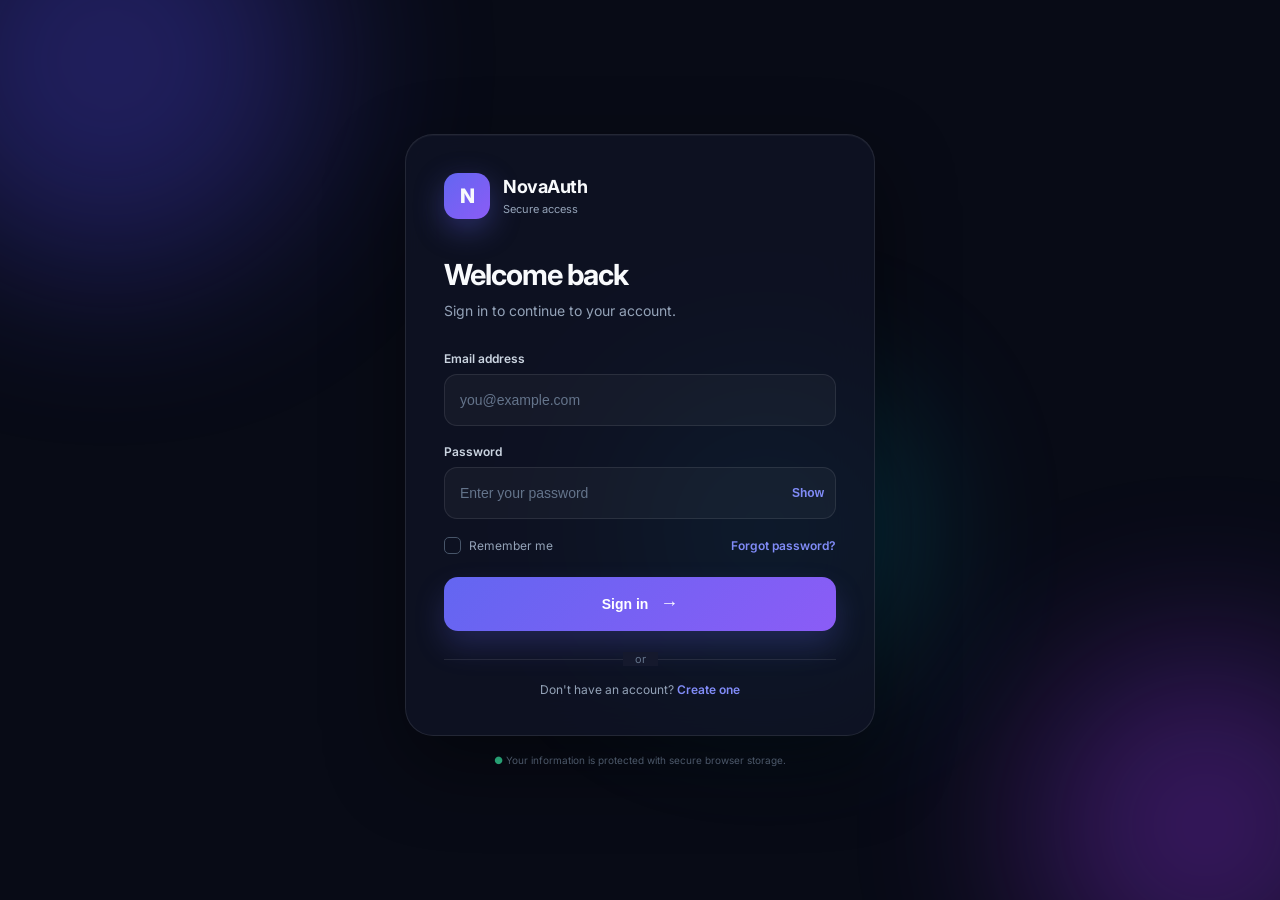
<file: public/index.html>
<!DOCTYPE html>
<html lang="en">
<head>
    <meta charset="UTF-8">
    <meta name="viewport" content="width=device-width, initial-scale=1.0">

    <title>NovaAuth — Authentication</title>

    <link rel="preconnect" href="https://fonts.googleapis.com">
    <link rel="preconnect" href="https://fonts.gstatic.com" crossorigin>
    <link href="https://fonts.googleapis.com/css2?family=Inter:wght@400;500;600;700;800&display=swap" rel="stylesheet">

    <link rel="stylesheet" href="css/style.css">
</head>

<body>

    <div class="background">
        <div class="orb orb-1"></div>
        <div class="orb orb-2"></div>
        <div class="orb orb-3"></div>
    </div>

    <main class="auth-wrapper">

        <section class="auth-card">

            <div class="brand">
                <div class="brand-icon">N</div>

                <div>
                    <h1>NovaAuth</h1>
                    <span>Secure access</span>
                </div>
            </div>

            <!-- LOGIN -->
            <div class="auth-panel active" id="loginPanel">

                <div class="heading">
                    <h2>Welcome back</h2>
                    <p>Sign in to continue to your account.</p>
                </div>

                <form id="loginForm">

                    <div class="input-group">
                        <label for="loginEmail">Email address</label>

                        <input
                            type="email"
                            id="loginEmail"
                            placeholder="you@example.com"
                            required
                        >
                    </div>

                    <div class="input-group">
                        <label for="loginPassword">Password</label>

                        <div class="password-wrapper">
                            <input
                                type="password"
                                id="loginPassword"
                                placeholder="Enter your password"
                                required
                            >

                            <button type="button" class="password-toggle" data-target="loginPassword">
                                Show
                            </button>
                        </div>
                    </div>

                    <div class="form-options">

                        <label class="remember">
                            <input type="checkbox" id="rememberMe">
                            <span></span>
                            Remember me
                        </label>

                        <button type="button" class="link-button" data-panel="forgot">
                            Forgot password?
                        </button>

                    </div>

                    <button class="primary-button" type="submit">
                        <span>Sign in</span>
                        <span class="button-arrow">→</span>
                    </button>

                </form>

                <div class="divider">
                    <span>or</span>
                </div>

                <p class="switch-text">
                    Don't have an account?
                    <button class="link-button" data-panel="register">
                        Create one
                    </button>
                </p>

            </div>


            <!-- REGISTER -->
            <div class="auth-panel" id="registerPanel">

                <div class="heading">
                    <h2>Create account</h2>
                    <p>Join NovaAuth and get started today.</p>
                </div>

                <form id="registerForm">

                    <div class="input-group">
                        <label for="registerName">Full name</label>

                        <input
                            type="text"
                            id="registerName"
                            placeholder="John Doe"
                            required
                        >
                    </div>

                    <div class="input-group">
                        <label for="registerEmail">Email address</label>

                        <input
                            type="email"
                            id="registerEmail"
                            placeholder="you@example.com"
                            required
                        >
                    </div>

                    <div class="input-group">
                        <label for="registerPassword">Password</label>

                        <div class="password-wrapper">
                            <input
                                type="password"
                                id="registerPassword"
                                placeholder="Create a password"
                                minlength="6"
                                required
                            >

                            <button type="button" class="password-toggle" data-target="registerPassword">
                                Show
                            </button>
                        </div>
                    </div>

                    <div class="input-group">
                        <label for="confirmPassword">Confirm password</label>

                        <div class="password-wrapper">
                            <input
                                type="password"
                                id="confirmPassword"
                                placeholder="Repeat your password"
                                required
                            >

                            <button type="button" class="password-toggle" data-target="confirmPassword">
                                Show
                            </button>
                        </div>
                    </div>

                    <button class="primary-button" type="submit">
                        <span>Create account</span>
                        <span class="button-arrow">→</span>
                    </button>

                </form>

                <p class="switch-text">
                    Already have an account?
                    <button class="link-button" data-panel="login">
                        Sign in
                    </button>
                </p>

            </div>


            <!-- FORGOT PASSWORD -->
            <div class="auth-panel" id="forgotPanel">

                <button class="back-button" data-panel="login">
                    ← Back to sign in
                </button>

                <div class="heading">
                    <h2>Forgot password?</h2>
                    <p>
                        Enter your email and we'll help you reset your password.
                    </p>
                </div>

                <form id="forgotForm">

                    <div class="input-group">
                        <label for="forgotEmail">Email address</label>

                        <input
                            type="email"
                            id="forgotEmail"
                            placeholder="you@example.com"
                            required
                        >
                    </div>

                    <button class="primary-button" type="submit">
                        <span>Send reset link</span>
                        <span class="button-arrow">→</span>
                    </button>

                </form>

            </div>


            <!-- SUCCESS SCREEN -->
            <div class="success-panel" id="successPanel">

                <div class="success-icon">
                    ✓
                </div>

                <h2>Logged In!</h2>

                <p id="successMessage">
                    Your account was log in successfully.
                </p>

                <button class="primary-button" id="successButton">
                    Continue
                    <span class="button-arrow">→</span>
                </button>

            </div>

        </section>

        <p class="security-note">
            <span>●</span>
            Your information is protected with secure browser storage.
        </p>

    </main>

    <div class="toast" id="toast"></div>

    <script src="js/script.js"></script>

</body>
</html>
</file>
<file: public/css/style.css>
:root {
    --primary: #6366f1;
    --primary-dark: #4f46e5;
    --secondary: #8b5cf6;

    --background: #080b16;
    --card: rgba(16, 20, 38, 0.78);

    --text: #f8fafc;
    --muted: #94a3b8;

    --border: rgba(255, 255, 255, 0.09);

    --danger: #fb7185;
    --success: #34d399;
}

* {
    margin: 0;
    padding: 0;
    box-sizing: border-box;
}

html {
    font-family: "Inter", sans-serif;
}

body {
    min-height: 100vh;
    background: var(--background);
    color: var(--text);
    overflow-x: hidden;
}


/* =========================
   BACKGROUND
========================= */

.background {
    position: fixed;
    inset: 0;
    overflow: hidden;
    pointer-events: none;
}

.orb {
    position: absolute;
    border-radius: 50%;
    filter: blur(90px);
    opacity: 0.35;
    animation: floatOrb 12s ease-in-out infinite alternate;
}

.orb-1 {
    width: 420px;
    height: 420px;
    background: #4f46e5;
    top: -150px;
    left: -100px;
}

.orb-2 {
    width: 350px;
    height: 350px;
    background: #9333ea;
    right: -100px;
    bottom: -100px;
    animation-delay: -4s;
}

.orb-3 {
    width: 250px;
    height: 250px;
    background: #06b6d4;
    top: 45%;
    left: 50%;
    animation-delay: -8s;
}

@keyframes floatOrb {
    from {
        transform: translate(0, 0) scale(1);
    }

    to {
        transform: translate(60px, -40px) scale(1.15);
    }
}


/* =========================
   LAYOUT
========================= */

.auth-wrapper {
    min-height: 100vh;
    display: flex;
    flex-direction: column;
    justify-content: center;
    align-items: center;

    padding: 30px 20px;

    position: relative;
    z-index: 2;
}

.auth-card {
    width: 100%;
    max-width: 470px;

    padding: 38px;

    background: var(--card);
    border: 1px solid var(--border);

    border-radius: 28px;

    backdrop-filter: blur(25px);
    -webkit-backdrop-filter: blur(25px);

    box-shadow:
        0 30px 80px rgba(0, 0, 0, 0.45),
        inset 0 1px 0 rgba(255, 255, 255, 0.04);

    animation: cardEntrance 0.8s cubic-bezier(.2,.8,.2,1);
}

@keyframes cardEntrance {
    from {
        opacity: 0;
        transform: translateY(35px) scale(.97);
    }

    to {
        opacity: 1;
        transform: translateY(0) scale(1);
    }
}


/* =========================
   BRAND
========================= */

.brand {
    display: flex;
    align-items: center;
    gap: 13px;
    margin-bottom: 38px;
}

.brand-icon {
    width: 46px;
    height: 46px;

    display: grid;
    place-items: center;

    border-radius: 14px;

    font-size: 20px;
    font-weight: 800;

    background:
        linear-gradient(
            135deg,
            var(--primary),
            var(--secondary)
        );

    box-shadow:
        0 10px 30px rgba(99, 102, 241, .35);
}

.brand h1 {
    font-size: 18px;
    letter-spacing: -.5px;
}

.brand span {
    color: var(--muted);
    font-size: 11px;
}


/* =========================
   HEADINGS
========================= */

.heading {
    margin-bottom: 28px;
}

.heading h2 {
    font-size: 29px;
    letter-spacing: -1px;
    margin-bottom: 8px;
}

.heading p {
    color: var(--muted);
    font-size: 14px;
    line-height: 1.6;
}


/* =========================
   PANELS
========================= */

.auth-panel,
.success-panel {
    display: none;
}

.auth-panel.active,
.success-panel.active {
    display: block;
}

.auth-panel.active {
    animation: panelEnter .55s cubic-bezier(.2,.8,.2,1);
}

@keyframes panelEnter {
    from {
        opacity: 0;
        transform: translateX(25px);
    }

    to {
        opacity: 1;
        transform: translateX(0);
    }
}


/* Random transition classes */

.transition-left {
    animation: fromLeft .55s cubic-bezier(.2,.8,.2,1);
}

.transition-right {
    animation: fromRight .55s cubic-bezier(.2,.8,.2,1);
}

.transition-up {
    animation: fromUp .55s cubic-bezier(.2,.8,.2,1);
}

.transition-down {
    animation: fromDown .55s cubic-bezier(.2,.8,.2,1);
}

@keyframes fromLeft {
    from {
        opacity: 0;
        transform: translateX(-45px);
    }

    to {
        opacity: 1;
        transform: translateX(0);
    }
}

@keyframes fromRight {
    from {
        opacity: 0;
        transform: translateX(45px);
    }

    to {
        opacity: 1;
        transform: translateX(0);
    }
}

@keyframes fromUp {
    from {
        opacity: 0;
        transform: translateY(-35px);
    }

    to {
        opacity: 1;
        transform: translateY(0);
    }
}

@keyframes fromDown {
    from {
        opacity: 0;
        transform: translateY(35px);
    }

    to {
        opacity: 1;
        transform: translateY(0);
    }
}


/* =========================
   FORM
========================= */

.input-group {
    margin-bottom: 18px;
}

.input-group label {
    display: block;

    font-size: 12px;
    font-weight: 600;

    margin-bottom: 8px;

    color: #cbd5e1;
}

.input-group input {
    width: 100%;

    height: 52px;

    border-radius: 13px;

    border: 1px solid var(--border);

    background: rgba(255, 255, 255, 0.035);

    color: white;

    padding: 0 15px;

    outline: none;

    font-size: 14px;

    transition:
        border-color .25s ease,
        background .25s ease,
        box-shadow .25s ease;
}

.input-group input::placeholder {
    color: #64748b;
}

.input-group input:focus {
    border-color: rgba(99, 102, 241, .8);

    background: rgba(99, 102, 241, .05);

    box-shadow:
        0 0 0 4px rgba(99, 102, 241, .10);
}


/* =========================
   PASSWORD
========================= */

.password-wrapper {
    position: relative;
}

.password-wrapper input {
    padding-right: 70px;
}

.password-toggle {
    position: absolute;

    right: 12px;
    top: 50%;

    transform: translateY(-50%);

    border: none;
    background: transparent;

    color: #818cf8;

    cursor: pointer;

    font-size: 12px;
    font-weight: 600;
}


/* =========================
   OPTIONS
========================= */

.form-options {
    display: flex;
    align-items: center;
    justify-content: space-between;

    margin: 8px 0 23px;
}

.remember {
    display: flex;
    align-items: center;

    gap: 8px;

    color: var(--muted);

    font-size: 12px;

    cursor: pointer;
}

.remember input {
    display: none;
}

.remember span {
    width: 17px;
    height: 17px;

    border-radius: 5px;

    border: 1px solid #475569;

    transition: .2s;
}

.remember input:checked + span {
    background: var(--primary);
    border-color: var(--primary);

    box-shadow: 0 0 12px rgba(99,102,241,.35);
}

.remember input:checked + span::after {
    content: "✓";

    display: block;

    text-align: center;

    color: white;

    font-size: 11px;

    line-height: 15px;
}


/* =========================
   BUTTONS
========================= */

.primary-button {
    width: 100%;

    height: 54px;

    border: none;
    border-radius: 14px;

    background:
        linear-gradient(
            135deg,
            var(--primary),
            var(--secondary)
        );

    color: white;

    font-size: 14px;
    font-weight: 700;

    cursor: pointer;

    display: flex;
    align-items: center;
    justify-content: center;

    gap: 12px;

    box-shadow:
        0 15px 30px rgba(99, 102, 241, .22);

    transition:
        transform .25s ease,
        box-shadow .25s ease,
        filter .25s ease;
}

.primary-button:hover {
    transform: translateY(-2px);

    box-shadow:
        0 18px 38px rgba(99, 102, 241, .35);

    filter: brightness(1.08);
}

.primary-button:active {
    transform: translateY(0);
}

.button-arrow {
    font-size: 18px;

    transition: transform .25s ease;
}

.primary-button:hover .button-arrow {
    transform: translateX(4px);
}

.link-button {
    border: none;
    background: transparent;

    color: #818cf8;

    font: inherit;

    font-size: 12px;
    font-weight: 600;

    cursor: pointer;

    transition: color .2s ease;
}

.link-button:hover {
    color: #a5b4fc;
    text-decoration: underline;
}

.back-button {
    border: none;
    background: transparent;

    color: var(--muted);

    cursor: pointer;

    font-size: 12px;

    margin-bottom: 25px;

    transition: color .2s;
}

.back-button:hover {
    color: white;
}


/* =========================
   DIVIDER
========================= */

.divider {
    height: 1px;

    background: var(--border);

    margin: 28px 0 22px;

    position: relative;

    display: flex;
    justify-content: center;
}

.divider span {
    position: absolute;

    top: 50%;

    transform: translateY(-50%);

    background: #15192d;

    color: #64748b;

    padding: 0 12px;

    font-size: 11px;
}

.switch-text {
    text-align: center;

    color: var(--muted);

    font-size: 12px;
}


/* =========================
   SUCCESS
========================= */

.success-panel {
    text-align: center;
}

.success-panel.active {
    animation: successEnter .7s cubic-bezier(.2,.8,.2,1);
}

@keyframes successEnter {
    from {
        opacity: 0;
        transform: scale(.85) translateY(20px);
    }

    to {
        opacity: 1;
        transform: scale(1) translateY(0);
    }
}

.success-icon {
    width: 72px;
    height: 72px;

    display: grid;
    place-items: center;

    margin: 0 auto 22px;

    border-radius: 50%;

    background: rgba(52, 211, 153, .1);

    border: 1px solid rgba(52, 211, 153, .3);

    color: var(--success);

    font-size: 30px;

    box-shadow:
        0 0 40px rgba(52, 211, 153, .15);
}

.success-panel h2 {
    font-size: 27px;
    margin-bottom: 9px;
}

.success-panel p {
    color: var(--muted);

    font-size: 13px;

    line-height: 1.6;

    margin-bottom: 25px;
}


/* =========================
   SECURITY NOTE
========================= */

.security-note {
    color: #64748b;

    font-size: 10px;

    margin-top: 18px;

    text-align: center;
}

.security-note span {
    color: #34d399;
}


/* =========================
   TOAST
========================= */

.toast {
    position: fixed;

    top: 25px;
    right: 25px;

    max-width: 330px;

    padding: 14px 18px;

    border-radius: 12px;

    background: rgba(15, 23, 42, .95);

    border: 1px solid var(--border);

    box-shadow: 0 15px 40px rgba(0,0,0,.3);

    color: white;

    font-size: 12px;

    z-index: 100;

    opacity: 0;
    transform: translateY(-20px);

    pointer-events: none;

    transition: .35s ease;
}

.toast.show {
    opacity: 1;
    transform: translateY(0);
}

.toast.error {
    border-color: rgba(251, 113, 133, .4);
}

.toast.success {
    border-color: rgba(52, 211, 153, .4);
}


/* =========================
   RESPONSIVE
========================= */

@media (max-width: 520px) {

    .auth-wrapper {
        padding: 20px 14px;
    }

    .auth-card {
        padding: 28px 22px;

        border-radius: 22px;
    }

    .brand {
        margin-bottom: 30px;
    }

    .heading h2 {
        font-size: 25px;
    }

    .orb {
        filter: blur(70px);
    }

    .toast {
        left: 15px;
        right: 15px;
        top: 15px;
        max-width: none;
    }
}
</file>
<file: public/css/dashboard.css>
:root {
--background: #070a13;
--card: rgba(17, 23, 40, .72);

--primary: #6366f1;
--purple: #8b5cf6;
--blue: #06b6d4;
--green: #34d399;
--pink: #ec4899;

--text: #f8fafc;
--muted: #94a3b8;

--border: rgba(255,255,255,.08);


}

/* Active Navigation Item Style */


* {
margin: 0;
padding: 0;
box-sizing: border-box;
}

html {
scroll-behavior: smooth;
}

body {
min-height: 100vh;

font-family: "Inter", sans-serif;

color: var(--text);
background: var(--background);

overflow-x: hidden;

}

.main {
     min-height: 100vh;
     overflow: visible;
 }

 /* Hide scrollbar but keep scrolling */
 body,
 .main,
 .sidebar {
     scrollbar-width: none;
     -ms-overflow-style: none;
 }

 body::-webkit-scrollbar,
 .main::-webkit-scrollbar,
 .sidebar::-webkit-scrollbar {
     display: none;
     width: 0;
     height: 0;
 }

 /* Sidebar can scroll with mouse wheel/touch */
 .sidebar {
     overflow-y: auto;
     overflow-x: hidden;
 }

 /* Keep logo/navigation comfortable */
 .sidebar nav {
     padding-bottom: 90px;
 }

 /* Mobile sidebar scrolling */
 @media (max-width: 850px) {

     .sidebar {
         height: 100vh;
         max-height: 100vh;
         overflow-y: auto;
         -webkit-overflow-scrolling: touch;
     }

     .main {
         min-height: 100vh;
         overflow: visible;
     }

 }
/* ========================================
BACKGROUND
======================================== */

.background {
position: fixed;
inset: 0;

pointer-events: none;
overflow: hidden;

z-index: 0;

}

.orb {
position: absolute;

border-radius: 50%;

filter: blur(100px);
opacity: .18;

animation:
    float 12s ease-in-out infinite alternate;

}

.orb-one {
width: 500px;
height: 500px;

background: #4f46e5;

top: -200px;
right: -100px;

}

.orb-two {
width: 400px;
height: 400px;

background: #7c3aed;

bottom: -200px;
left: 250px;

animation-delay: -5s;

}

@keyframes float {

from {
    transform: translate(0, 0);
}

to {
    transform: translate(-50px, 40px);
}

}

/* ========================================
HAMBURGER
======================================== */

.menu-button {
position: fixed;

top: 22px;
left: 22px;

width: 48px;
height: 48px;

display: flex;

flex-direction: column;
justify-content: center;
align-items: center;

gap: 5px;

border: 1px solid rgba(255,255,255,.10);

border-radius: 14px;

background:
    rgba(12,17,32,.80);

backdrop-filter: blur(18px);

box-shadow:
    0 10px 30px rgba(0,0,0,.25);

cursor: pointer;

z-index: 1000;

transition:
    background .3s ease,
    border-color .3s ease,
    transform .3s ease;

}

.menu-button span {
width: 22px;
height: 2px;

border-radius: 10px;

background: white;

transition:
    transform .35s ease,
    opacity .25s ease,
    width .35s ease;

}

.menu-button:hover {
transform: translateY(-2px);

background:
    rgba(99,102,241,.18);

border-color:
    rgba(129,140,248,.4);

}

.menu-button.active span:nth-child(1) {
transform:
translateY(7px)
rotate(45deg);
}

.menu-button.active span:nth-child(2) {
opacity: 0;
width: 0;
}

.menu-button.active span:nth-child(3) {
transform:
translateY(-7px)
rotate(-45deg);
}

/* ========================================
OVERLAY
======================================== */

.menu-overlay {
position: fixed;

inset: 0;

background:
    rgba(0,0,0,.45);

backdrop-filter: blur(2px);

z-index: 800;

opacity: 0;
visibility: hidden;

transition:
    opacity .35s ease,
    visibility .35s ease;

}

.menu-overlay.active {
opacity: 1;
visibility: visible;
}

/* ========================================
SIDEBAR
======================================== */

.sidebar {
position: fixed;

top: 0;
left: 0;

width: 270px;
height: 100vh;

padding: 90px 18px 80px;

background:
    linear-gradient(
        180deg,
        rgba(10,15,30,.98),
        rgba(7,10,20,.99)
    );

border-right:
    1px solid rgba(255,255,255,.08);

backdrop-filter: blur(25px);

box-shadow:
    20px 0 60px rgba(0,0,0,.25);

z-index: 900;

transform: translateX(-100%);

opacity: 0;

visibility: hidden;

transition:
    transform .45s cubic-bezier(.16,1,.3,1),
    opacity .35s ease,
    visibility .45s;

}

.sidebar.open {
transform: translateX(0);

opacity: 1;

visibility: visible;

}

/* ========================================
LOGO
======================================== */

.logo {
display: flex;

align-items: center;

gap: 12px;

padding: 0 8px;

margin-bottom: 25px;

opacity: 0;

transform: translateX(-20px);

transition:
    opacity .4s ease .1s,
    transform .4s ease .1s;

}

.sidebar.open .logo {
opacity: 1;

transform: translateX(0);

}

.logo-icon {
width: 44px;
height: 44px;

flex-shrink: 0;

display: grid;
place-items: center;

overflow: hidden;

border-radius: 13px;

background:
    linear-gradient(
        135deg,
        #6366f1,
        #8b5cf6
    );

box-shadow:
    0 10px 25px rgba(99,102,241,.3);

}

.logo-icon img {
width: 100%;
height: 100%;

display: block;

object-fit: cover;

}

.logo-text strong {
display: block;

color: #f8fafc;

font-size: 15px;
font-weight: 800;

line-height: 1.2;

}

.logo-text span {
display: block;

color: #94a3b8;

font-size: 10px;

margin-top: 3px;

}

/* ========================================
NAVIGATION
======================================== */

.sidebar nav {
display: flex;

flex-direction: column;

gap: 7px;

}

.nav-section-title {
color: #475569;

font-size: 9px;
font-weight: 800;

letter-spacing: 1.5px;

text-transform: uppercase;

margin: 17px 12px 4px;

}

.nav-item {
width: 100%;

display: flex;

align-items: center;

gap: 12px;

padding: 13px 14px;

border: 1px solid transparent;

border-radius: 12px;

background: transparent;

color: var(--muted);

font-family: inherit;

font-size: 12px;
font-weight: 600;

text-align: left;

cursor: pointer;

opacity: 0;

transform: translateX(-20px);

transition:
    background .25s ease,
    color .25s ease,
    border-color .25s ease,
    transform .25s ease,
    opacity .35s ease;

}

.sidebar.open .nav-item {
opacity: 1;

transform: translateX(0);

}

.sidebar.open .nav-item:nth-of-type(1) {
transition-delay: .08s;
}

.sidebar.open .nav-item:nth-of-type(2) {
transition-delay: .12s;
}

.sidebar.open .nav-item:nth-of-type(3) {
transition-delay: .16s;
}

.sidebar.open .nav-item:nth-of-type(4) {
transition-delay: .20s;
}

.sidebar.open .nav-item:nth-of-type(5) {
transition-delay: .24s;
}

.sidebar.open .nav-item:nth-of-type(6) {
transition-delay: .28s;
}

.sidebar.open .nav-item:nth-of-type(7) {
transition-delay: .32s;
}

.sidebar.open .nav-item:nth-of-type(8) {
transition-delay: .36s;
}

.sidebar.open .nav-item:nth-of-type(9) {
transition-delay: .40s;
}

.sidebar.open .nav-item:nth-of-type(10) {
transition-delay: .44s;
}

.sidebar.open .nav-item:nth-of-type(11) {
transition-delay: .48s;
}

.nav-item span:first-child {
width: 20px;

text-align: center;

font-size: 16px;

}

.nav-item:hover {
color: white;

background:
    rgba(255,255,255,.05);

border-color:
    rgba(255,255,255,.08);

transform:
    translateX(4px);

}

.nav-item.active {
    color: #fef08a; /* Soft creamy yellow text color from your screenshot */
    background: linear-gradient(135deg, rgba(99, 102, 241, 0.25), rgba(139, 92, 246, 0.2));
    border: 1px solid rgba(129, 140, 248, 0.4);
    box-shadow: inset 0 2px 4px rgba(0, 0, 0, 0.4), 0 0 15px rgba(99, 102, 241, 0.2);
}

/* ========================================
LOGOUT
======================================== */

.logout-button {
position: absolute;

left: 18px;
right: 18px;
bottom: auto;

width: calc(100% - 36px);

display: flex;

align-items: center;

gap: 12px;

padding: 13px;

border: 2px solid rgba(255,255,255,.08);

border-radius: 12px;

background:
    rgba(255,255,255,.025);

color: #94a3b8;

font-family: inherit;

font-size: 11px;
font-weight: 600;

cursor: pointer;

opacity: 0;

transform: translateY(15px);

transition:
    opacity .4s ease .3s,
    transform .4s ease .3s,
    color .25s ease,
    background .25s ease,
    border-color .25s ease;

}

.sidebar.open .logout-button {
opacity: 1;

transform: translateY(0);

}

.logout-button:hover {
color: #fb7185;

background:
    rgba(251,113,133,.06);

border-color:
    rgba(251,113,133,.20);

}

/* ========================================
MAIN
======================================== */

.main {
min-height: 100vh;

margin-left: 0;

padding:
    90px 45px 45px;

position: relative;

z-index: 2;

transition:
    transform .45s cubic-bezier(.16,1,.3,1),
    filter .35s ease;

}

body.menu-open .main {
transform:
translateX(18px);

filter:
    brightness(.85);

}

/* ========================================
TOPBAR
======================================== */

.topbar {
display: flex;

justify-content: space-between;

align-items: center;

margin-bottom: 35px;

}

.eyebrow {
color: #818cf8;

font-size: 10px;
font-weight: 800;

letter-spacing: 2px;

margin-bottom: 8px;

}

.topbar h1 {
font-size: 28px;

letter-spacing: -1px;

}

.topbar h1 span {
color: #a5b4fc;
}

/* ========================================
PROFILE
======================================== */

.profile {
display: flex;

align-items: center;

gap: 11px;

padding:
    8px 12px 8px 8px;

border:
    1px solid var(--border);

background:
    rgba(255,255,255,.025);

border-radius: 50px;

}

.avatar,
.large-avatar {
display: grid;

place-items: center;

border-radius: 50%;

background:
    linear-gradient(
        135deg,
        var(--primary),
        var(--purple)
    );

font-weight: 800;

}

.avatar {
width: 34px;
height: 34px;

font-size: 12px;

}

.profile strong {
display: block;

font-size: 11px;

}

.profile span {
display: block;

color: var(--muted);

font-size: 9px;

margin-top: 2px;

}

/* ========================================
STATS
======================================== */

.stats {
display: grid;

grid-template-columns:
    repeat(4, 1fr);

gap: 16px;

margin-bottom: 20px;

}

.stat-card {
padding: 21px;

border:
    1px solid var(--border);

background:
    var(--card);

border-radius: 18px;

backdrop-filter: blur(20px);

display: flex;

align-items: center;

gap: 15px;

transition:
    transform .25s,
    border-color .25s;

}

.stat-card:hover {
transform:
translateY(-3px);

border-color:
    rgba(129,140,248,.25);

}

.stat-icon {
width: 43px;
height: 43px;

flex-shrink: 0;

display: grid;

place-items: center;

border-radius: 12px;

font-size: 18px;

}

.purple {
color: #a78bfa;

background:
    rgba(139,92,246,.12);

}

.blue {
color: #67e8f9;

background:
    rgba(6,182,212,.12);

}

.green {
color: #6ee7b7;

background:
    rgba(52,211,153,.12);

}

.pink {
color: #f9a8d4;

background:
    rgba(236,72,153,.12);

}

.stat-card p {
color: var(--muted);

font-size: 10px;

margin-bottom: 5px;

}

.stat-card h2 {
font-size: 22px;

margin-bottom: 5px;

}

.stat-card small {
font-size: 9px;
}

.positive {
color: #34d399;
}

/* ========================================
DASHBOARD GRID
======================================== */

.dashboard-grid {
display: grid;

grid-template-columns:
    1.6fr 1fr;

gap: 20px;

margin-bottom: 20px;

}

.dashboard-card {
border:
1px solid var(--border);

background:
    var(--card);

border-radius: 20px;

padding: 25px;

backdrop-filter: blur(20px);

}

.card-header {
display: flex;

align-items: center;

justify-content: space-between;

margin-bottom: 25px;

}

.card-header h3 {
font-size: 14px;

margin-bottom: 5px;

}

.card-header p {
color: var(--muted);

font-size: 10px;

}

.small-button {
border:
1px solid var(--border);

background:
    rgba(255,255,255,.03);

color: var(--muted);

border-radius: 8px;

padding: 8px 10px;

font-family: inherit;

font-size: 9px;

cursor: pointer;

transition: .25s;

}

.small-button:hover {
color: white;

background:
    rgba(99,102,241,.12);

border-color:
    rgba(99,102,241,.3);

}

/* ========================================
ACTIVITY
======================================== */

.activity-list {
display: flex;

flex-direction: column;

}

.activity {
display: flex;

align-items: center;

gap: 13px;

padding: 15px 0;

border-bottom:
    1px solid var(--border);

}

.activity:last-child {
border-bottom: none;
}

.activity-icon {
width: 34px;
height: 34px;

border-radius: 10px;

display: grid;

place-items: center;

}

.activity strong {
display: block;

font-size: 11px;

margin-bottom: 4px;

}

.activity span {
color: var(--muted);

font-size: 9px;

}

/* ========================================
ACCOUNT
======================================== */

.account-profile {
text-align: center;

padding:
    10px 0 25px;

}

.large-avatar {
width: 70px;
height: 70px;

margin:
    0 auto 13px;

font-size: 22px;

box-shadow:
    0 15px 35px
    rgba(99,102,241,.25);

}

.account-profile h3 {
font-size: 15px;

margin-bottom: 5px;

}

.account-profile p {
color: var(--muted);

font-size: 10px;

margin-bottom: 13px;

}

.status {
color: #34d399;

background:
    rgba(52,211,153,.08);

border:
    1px solid rgba(52,211,153,.15);

padding:
    6px 10px;

border-radius: 50px;

font-size: 9px;

}

.edit-button {
width: 100%;

height: 40px;

border:
    1px solid var(--border);

background:
    rgba(255,255,255,.025);

color: white;

border-radius: 10px;

font-family: inherit;

font-size: 10px;

font-weight: 600;

cursor: pointer;

}

/* ========================================
BANNER
======================================== */

.welcome-banner {
position: relative;

overflow: hidden;

border-radius: 20px;

padding: 28px;

border:
    1px solid rgba(129,140,248,.16);

background:
    linear-gradient(
        120deg,
        rgba(79,70,229,.16),
        rgba(139,92,246,.06)
    );

}

.banner-label {
color: #818cf8;

font-size: 9px;

font-weight: 800;

letter-spacing: 2px;

}

.welcome-banner h2 {
font-size: 21px;

margin: 7px 0;

}

.welcome-banner p {
color: var(--muted);

max-width: 600px;

font-size: 11px;

line-height: 1.7;

}

.banner-glow {
position: absolute;

width: 250px;
height: 250px;

border-radius: 50%;

background: #6366f1;

filter: blur(100px);

opacity: .15;

right: -100px;
top: -130px;

}

/* ========================================
OTHER PAGES
======================================== */

.page-section {
display: none;

opacity: 0;

}

.page-section.active {
display: block;

animation:
    dashboardFadeIn
    .45s
    cubic-bezier(.16,1,.3,1)
    forwards;

}

@keyframes dashboardFadeIn {

from {
    opacity: 0;

    transform:
        translateY(18px);
}

to {
    opacity: 1;

    transform:
        translateY(0);
}

}

.page-heading {
margin-bottom: 30px;
}

.page-heading h1 {
font-size: 30px;

letter-spacing: -1px;

margin-bottom: 7px;

}

.page-heading > p:last-child {
color: var(--muted);

font-size: 12px;

}

/* ========================================
SYSTEM + LIBRARY
======================================== */

.system-grid,
.library-grid {
display: grid;

grid-template-columns:
    repeat(3, 1fr);

gap: 18px;

}

.system-card,
.library-card,
.empty-card {
padding: 25px;

border:
    1px solid var(--border);

background:
    var(--card);

border-radius: 18px;

backdrop-filter: blur(20px);

transition:
    transform .25s,
    border-color .25s;

}

.system-card:hover,
.library-card:hover,
.empty-card:hover {
transform:
translateY(-4px);

border-color:
    rgba(129,140,248,.25);

}

.system-icon,
.library-icon {
width: 45px;
height: 45px;

display: grid;

place-items: center;

border-radius: 12px;

margin-bottom: 20px;

font-weight: 800;

}

.system-card h3,
.library-card h3 {
font-size: 14px;

margin-bottom: 7px;

}

.system-card p,
.library-card p {
color: var(--muted);

font-size: 10px;

line-height: 1.6;

margin-bottom: 17px;

}

.system-number {
display: block;

color: #a5b4fc;

font-size: 28px;

}

.online-status {
display: inline-block;

color: #34d399;

padding: 6px 10px;

border-radius: 50px;

background:
    rgba(52,211,153,.08);

font-size: 9px;

}

/* ========================================
SETTINGS
======================================== */

.settings-card {
max-width: 800px;
}

.setting-row {
min-height: 80px;

display: flex;

align-items: center;

justify-content: space-between;

gap: 20px;

border-bottom:
    1px solid var(--border);

}

.setting-row:last-child {
border-bottom: none;
}

.setting-row h3 {
font-size: 12px;

margin-bottom: 5px;

}

.setting-row p {
color: var(--muted);

font-size: 10px;

}

.security-status {
color: #34d399;

font-size: 10px;

padding: 7px 10px;

border-radius: 50px;

background:
    rgba(52,211,153,.08);

}

/* ========================================
TOGGLE
======================================== */

.switch {
position: relative;

width: 42px;
height: 23px;

flex-shrink: 0;

}

.switch input {
display: none;
}

.switch span {
position: absolute;

inset: 0;

border-radius: 50px;

background: #334155;

cursor: pointer;

transition: .3s;

}

.switch span::before {
content: "";

position: absolute;

width: 17px;
height: 17px;

left: 3px;
top: 3px;

border-radius: 50%;

background: white;

transition: .3s;

}

.switch input:checked + span {
background: #6366f1;
}

.switch input:checked + span::before {
transform:
translateX(19px);
}

/* ========================================
EMPTY ADMIN CARDS
======================================== */

.empty-card {
min-height: 180px;

display: flex;

align-items: center;

justify-content: center;

color: var(--muted);

font-size: 12px;

text-align: center;

}

/* ========================================
FOOTER
======================================== */

footer {
text-align: center;

color: #475569;

font-size: 9px;

margin-top: 25px;

}

/* ========================================
CARD ANIMATION
======================================== */

.page-section.active .stat-card {
animation:
cardFadeUp
.5s
ease
both;
}

.page-section.active .stat-card:nth-child(1) {
animation-delay: .05s;
}

.page-section.active .stat-card:nth-child(2) {
animation-delay: .10s;
}

.page-section.active .stat-card:nth-child(3) {
animation-delay: .15s;
}

.page-section.active .stat-card:nth-child(4) {
animation-delay: .20s;
}

@keyframes cardFadeUp {

from {
    opacity: 0;

    transform:
        translateY(20px);
}

to {
    opacity: 1;

    transform:
        translateY(0);
}

}

/* ========================================
TABLET
======================================== */

@media (max-width: 1100px) {

.stats {
    grid-template-columns:
        repeat(2, 1fr);
}

.system-grid,
.library-grid {
    grid-template-columns:
        repeat(2, 1fr);
}

}

/* ========================================
MOBILE
======================================== */

@media (max-width: 850px) {

.menu-button {
    top: 15px;
    left: 15px;

    width: 45px;
    height: 45px;
}

.sidebar {
    width: 275px;
}

.main {
    margin-left: 0;

    padding:
        80px 20px 30px;
}

body.menu-open .main {
    transform: translateX(0);

    filter:
        brightness(.75);
}

.dashboard-grid {
    grid-template-columns: 1fr;
}

.system-grid,
.library-grid {
    grid-template-columns: 1fr;
}

}

/* ========================================
SMALL MOBILE
======================================== */

@media (max-width: 600px) {

.stats {
    grid-template-columns: 1fr;
}

.topbar {
    align-items: flex-start;

    gap: 20px;
}

.profile {
    display: none;
}

.topbar h1 {
    font-size: 23px;
}

.page-heading h1 {
    font-size: 24px;
}

.setting-row {
    align-items: flex-start;

    padding: 18px 0;
}

.welcome-banner {
    padding: 22px;
}

}
</file>
